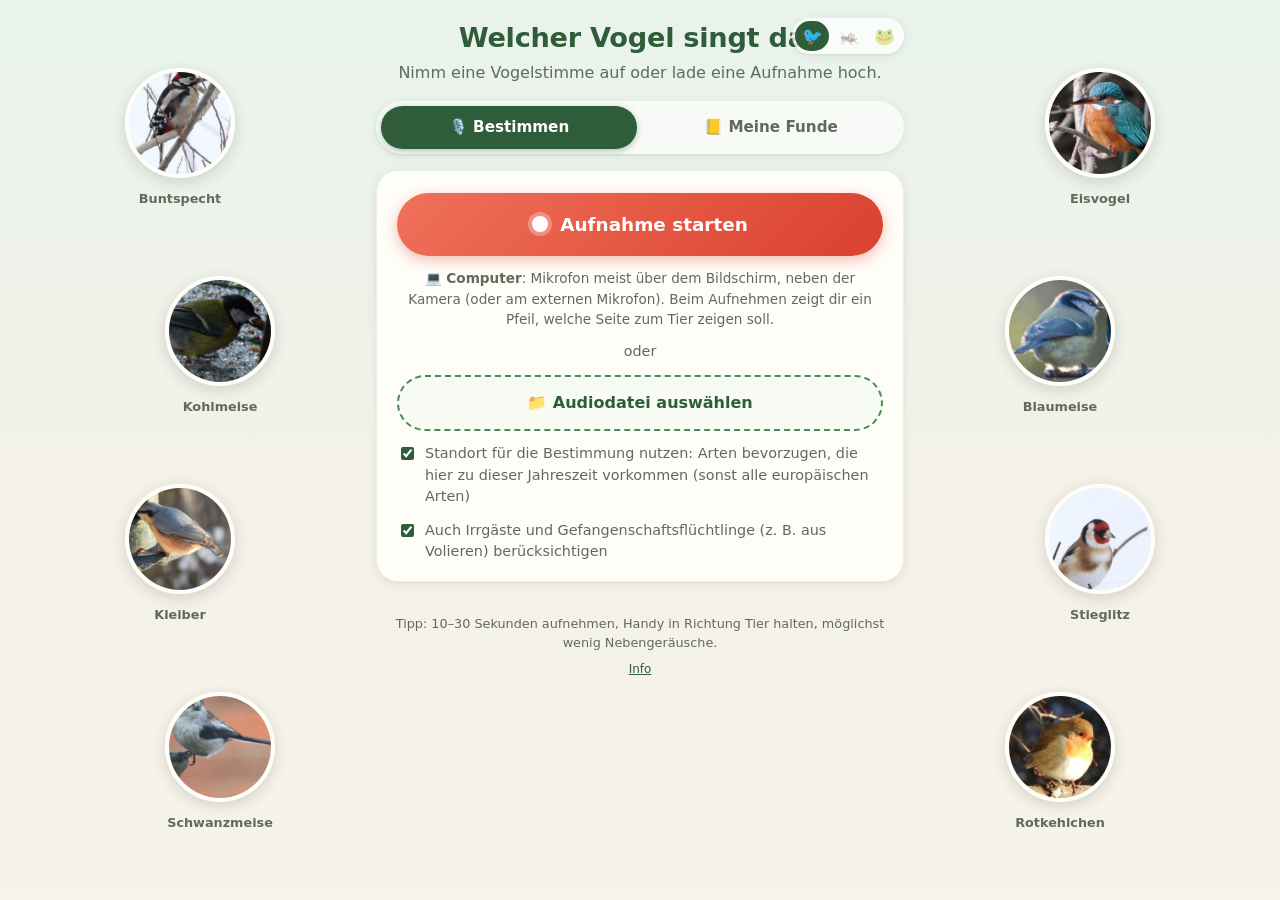
<file: index.html>
<!DOCTYPE html>
<html lang="de">
<head>
<meta charset="utf-8">
<meta name="viewport" content="width=device-width, initial-scale=1, viewport-fit=cover">
<meta name="theme-color" content="#2f5d3a">
<title>Vogelstimmen-Erkennung</title>
<link rel="icon" type="image/svg+xml" href="favicon.svg?v=202611260843">
<link rel="icon" type="image/png" sizes="32x32" href="icons/favicon-32.png?v=202611260843">
<link rel="apple-touch-icon" href="icons/apple-touch-icon.png?v=202611260843">
<link rel="manifest" href="manifest.webmanifest?v=202611260843">
<link rel="stylesheet" href="style.css?v=202611260843">
</head>
<body>
<aside class="rail rail-left only-voegel" aria-hidden="true"><figure><img src="img/voegel/buntspecht.jpg?v=202611260843" alt="Buntspecht" title="Buntspecht" width="56" height="56" loading="lazy"><figcaption>Buntspecht</figcaption></figure><figure><img src="img/voegel/kohlmeise.jpg?v=202611260843" alt="Kohlmeise" title="Kohlmeise" width="56" height="56" loading="lazy"><figcaption>Kohlmeise</figcaption></figure><figure><img src="img/voegel/kleiber.jpg?v=202611260843" alt="Kleiber" title="Kleiber" width="56" height="56" loading="lazy"><figcaption>Kleiber</figcaption></figure><figure><img src="img/voegel/schwanzmeise.jpg?v=202611260843" alt="Schwanzmeise" title="Schwanzmeise" width="56" height="56" loading="lazy"><figcaption>Schwanzmeise</figcaption></figure></aside>
<aside class="rail rail-right only-voegel" aria-hidden="true"><figure><img src="img/voegel/eisvogel.jpg?v=202611260843" alt="Eisvogel" title="Eisvogel" width="56" height="56" loading="lazy"><figcaption>Eisvogel</figcaption></figure><figure><img src="img/voegel/blaumeise.jpg?v=202611260843" alt="Blaumeise" title="Blaumeise" width="56" height="56" loading="lazy"><figcaption>Blaumeise</figcaption></figure><figure><img src="img/voegel/stieglitz.jpg?v=202611260843" alt="Stieglitz" title="Stieglitz" width="56" height="56" loading="lazy"><figcaption>Stieglitz</figcaption></figure><figure><img src="img/voegel/rotkehlchen.jpg?v=202611260843" alt="Rotkehlchen" title="Rotkehlchen" width="56" height="56" loading="lazy"><figcaption>Rotkehlchen</figcaption></figure></aside>
<aside class="rail rail-left only-insekten" aria-hidden="true"><figure><img src="img/insekten/gruenes-heupferd.jpg?v=202611260843" alt="Grünes Heupferd" title="Grünes Heupferd" width="56" height="56" loading="lazy"><figcaption>Grünes Heupferd</figcaption></figure><figure><img src="img/insekten/feldgrille.jpg?v=202611260843" alt="Feldgrille" title="Feldgrille" width="56" height="56" loading="lazy"><figcaption>Feldgrille</figcaption></figure><figure><img src="img/insekten/weinhaehnchen.jpg?v=202611260843" alt="Weinhähnchen" title="Weinhähnchen" width="56" height="56" loading="lazy"><figcaption>Weinhähnchen</figcaption></figure><figure><img src="img/insekten/singzikade.jpg?v=202611260843" alt="Gemeine Singzikade" title="Gemeine Singzikade" width="56" height="56" loading="lazy"><figcaption>Gemeine Singzikade</figcaption></figure></aside>
<aside class="rail rail-right only-insekten" aria-hidden="true"><figure><img src="img/insekten/roesels-beissschrecke.jpg?v=202611260843" alt="Roesels Beißschrecke" title="Roesels Beißschrecke" width="56" height="56" loading="lazy"><figcaption>Roesels Beißschrecke</figcaption></figure><figure><img src="img/insekten/nachtigall-grashuepfer.jpg?v=202611260843" alt="Nachtigall-Grashüpfer" title="Nachtigall-Grashüpfer" width="56" height="56" loading="lazy"><figcaption>Nachtigall-Grashüpfer</figcaption></figure><figure><img src="img/insekten/warzenbeisser.jpg?v=202611260843" alt="Warzenbeißer" title="Warzenbeißer" width="56" height="56" loading="lazy"><figcaption>Warzenbeißer</figcaption></figure><figure><img src="img/insekten/strauchschrecke.jpg?v=202611260843" alt="Gewöhnliche Strauchschrecke" title="Gewöhnliche Strauchschrecke" width="56" height="56" loading="lazy"><figcaption>Gewöhnliche Strauchschrecke</figcaption></figure></aside>
<aside class="rail rail-left only-amphibien" aria-hidden="true"><figure><img src="img/amphibien/laubfrosch.jpg?v=202611260843" alt="Laubfrosch" title="Laubfrosch" width="56" height="56" loading="lazy"><figcaption>Laubfrosch</figcaption></figure><figure><img src="img/amphibien/gelbbauchunke.jpg?v=202611260843" alt="Gelbbauchunke" title="Gelbbauchunke" width="56" height="56" loading="lazy"><figcaption>Gelbbauchunke</figcaption></figure><figure><img src="img/amphibien/kreuzkroete.jpg?v=202611260843" alt="Kreuzkröte" title="Kreuzkröte" width="56" height="56" loading="lazy"><figcaption>Kreuzkröte</figcaption></figure><figure><img src="img/amphibien/seefrosch.jpg?v=202611260843" alt="Seefrosch" title="Seefrosch" width="56" height="56" loading="lazy"><figcaption>Seefrosch</figcaption></figure></aside>
<aside class="rail rail-right only-amphibien" aria-hidden="true"><figure><img src="img/amphibien/erdkroete.jpg?v=202611260843" alt="Erdkröte" title="Erdkröte" width="56" height="56" loading="lazy"><figcaption>Erdkröte</figcaption></figure><figure><img src="img/amphibien/geburtshelferkroete.jpg?v=202611260843" alt="Geburtshelferkröte" title="Geburtshelferkröte" width="56" height="56" loading="lazy"><figcaption>Geburtshelferkröte</figcaption></figure><figure><img src="img/amphibien/wechselkroete.jpg?v=202611260843" alt="Wechselkröte" title="Wechselkröte" width="56" height="56" loading="lazy"><figcaption>Wechselkröte</figcaption></figure><figure><img src="img/amphibien/teichfrosch.jpg?v=202611260843" alt="Teichfrosch" title="Teichfrosch" width="56" height="56" loading="lazy"><figcaption>Teichfrosch</figcaption></figure></aside>
<main>
  <header class="hero">
    <div class="mode-switch" role="group" aria-label="Was soll erkannt werden?">
      <button id="modeVoegel" class="mode-btn" title="Vögel erkennen">🐦</button>
      <button id="modeInsekten" class="mode-btn" title="Heuschrecken, Grillen und Zikaden erkennen">🦗</button>
      <button id="modeAmphibien" class="mode-btn" title="Frösche, Kröten und Unken erkennen">🐸</button>
    </div>
    <div class="bird-row only-voegel" aria-hidden="true"><img src="img/voegel/rotkehlchen.jpg?v=202611260843" alt="Rotkehlchen" title="Rotkehlchen" width="56" height="56" loading="lazy"><img src="img/voegel/blaumeise.jpg?v=202611260843" alt="Blaumeise" title="Blaumeise" width="56" height="56" loading="lazy"><img src="img/voegel/eisvogel.jpg?v=202611260843" alt="Eisvogel" title="Eisvogel" width="56" height="56" loading="lazy"><img src="img/voegel/stieglitz.jpg?v=202611260843" alt="Stieglitz" title="Stieglitz" width="56" height="56" loading="lazy"><img src="img/voegel/buntspecht.jpg?v=202611260843" alt="Buntspecht" title="Buntspecht" width="56" height="56" loading="lazy"><img src="img/voegel/kohlmeise.jpg?v=202611260843" alt="Kohlmeise" title="Kohlmeise" width="56" height="56" loading="lazy"><img src="img/voegel/schwanzmeise.jpg?v=202611260843" alt="Schwanzmeise" title="Schwanzmeise" width="56" height="56" loading="lazy"><img src="img/voegel/kleiber.jpg?v=202611260843" alt="Kleiber" title="Kleiber" width="56" height="56" loading="lazy"></div>
    <div class="bird-row only-insekten" aria-hidden="true"><img src="img/insekten/gruenes-heupferd.jpg?v=202611260843" alt="Grünes Heupferd" title="Grünes Heupferd" width="56" height="56" loading="lazy"><img src="img/insekten/feldgrille.jpg?v=202611260843" alt="Feldgrille" title="Feldgrille" width="56" height="56" loading="lazy"><img src="img/insekten/weinhaehnchen.jpg?v=202611260843" alt="Weinhähnchen" title="Weinhähnchen" width="56" height="56" loading="lazy"><img src="img/insekten/singzikade.jpg?v=202611260843" alt="Gemeine Singzikade" title="Gemeine Singzikade" width="56" height="56" loading="lazy"><img src="img/insekten/roesels-beissschrecke.jpg?v=202611260843" alt="Roesels Beißschrecke" title="Roesels Beißschrecke" width="56" height="56" loading="lazy"><img src="img/insekten/nachtigall-grashuepfer.jpg?v=202611260843" alt="Nachtigall-Grashüpfer" title="Nachtigall-Grashüpfer" width="56" height="56" loading="lazy"><img src="img/insekten/warzenbeisser.jpg?v=202611260843" alt="Warzenbeißer" title="Warzenbeißer" width="56" height="56" loading="lazy"><img src="img/insekten/strauchschrecke.jpg?v=202611260843" alt="Gewöhnliche Strauchschrecke" title="Gewöhnliche Strauchschrecke" width="56" height="56" loading="lazy"></div>
    <div class="bird-row only-amphibien" aria-hidden="true"><img src="img/amphibien/laubfrosch.jpg?v=202611260843" alt="Laubfrosch" title="Laubfrosch" width="56" height="56" loading="lazy"><img src="img/amphibien/gelbbauchunke.jpg?v=202611260843" alt="Gelbbauchunke" title="Gelbbauchunke" width="56" height="56" loading="lazy"><img src="img/amphibien/kreuzkroete.jpg?v=202611260843" alt="Kreuzkröte" title="Kreuzkröte" width="56" height="56" loading="lazy"><img src="img/amphibien/seefrosch.jpg?v=202611260843" alt="Seefrosch" title="Seefrosch" width="56" height="56" loading="lazy"><img src="img/amphibien/erdkroete.jpg?v=202611260843" alt="Erdkröte" title="Erdkröte" width="56" height="56" loading="lazy"><img src="img/amphibien/geburtshelferkroete.jpg?v=202611260843" alt="Geburtshelferkröte" title="Geburtshelferkröte" width="56" height="56" loading="lazy"><img src="img/amphibien/wechselkroete.jpg?v=202611260843" alt="Wechselkröte" title="Wechselkröte" width="56" height="56" loading="lazy"><img src="img/amphibien/teichfrosch.jpg?v=202611260843" alt="Teichfrosch" title="Teichfrosch" width="56" height="56" loading="lazy"></div>
    <h1><span class="only-voegel">Welcher Vogel singt da?</span><span class="only-insekten">Wer zirpt da?</span><span class="only-amphibien">Wer quakt da?</span></h1>
    <p class="sub"><span class="only-voegel">Nimm eine Vogelstimme auf oder lade eine Aufnahme hoch.</span><span class="only-insekten">Heuschrecken, Grillen und Zikaden am Gesang erkennen.</span><span class="only-amphibien">Frösche, Kröten und Unken am Ruf erkennen.</span></p>
  </header>

  <button id="unflipBtn" class="unflip">🔄 Normal anzeigen</button>
  <nav class="tabs">
    <button id="tabIdentify" class="tab active">🎙️ Bestimmen</button>
    <button id="tabHistory" class="tab">📒 Meine Funde <span id="historyCount"></span></button>
  </nav>

  <div id="viewIdentify">
  <section class="card">
    <button id="recBtn" class="rec" aria-label="Aufnahme starten">
      <span class="dot"></span><span id="recLabel">Aufnahme starten</span>
    </button>
    <p id="deviceHint" class="device-hint"></p>

    <div class="or">oder</div>

    <label class="upload">
      <input id="fileInput" type="file" accept="audio/*,.wav,.mp3,.m4a,.ogg,.flac,.webm,.aac">
      📁 Audiodatei auswählen
    </label>

    <label class="check">
      <input id="geoCheck" type="checkbox" checked>
      Standort für die Bestimmung nutzen: Arten bevorzugen, die hier zu dieser Jahreszeit vorkommen (sonst alle europäischen Arten)
    </label>
    <label class="check">
      <input id="exoticsCheck" type="checkbox" checked>
      <span class="only-voegel">Auch Irrgäste und Gefangenschaftsflüchtlinge (z.&nbsp;B. aus Volieren) berücksichtigen</span><span class="only-insekten">Auch nicht heimische Arten und entkommene Futterinsekten berücksichtigen</span><span class="only-amphibien">Auch eingeschleppte und ausgesetzte Arten (z.&nbsp;B. Ochsenfrosch) berücksichtigen</span>
    </label>
  </section>

  <section id="playerCard" class="card" hidden>
    <div class="row">
      <audio id="player" controls></audio>
    </div>
    <button id="analyzeBtn" class="primary">Art bestimmen</button>
  </section>

  <section id="status" class="status" hidden></section>

  <section id="results" hidden>
    <h2>Ergebnis</h2>
    <p id="filterInfo" class="hint"></p>
    <ol id="resultList" class="results"></ol>
    <p id="noiseInfo" class="hint"></p>
    <p id="savedInfo" class="saved" hidden>💾 Im Verlauf unter „Meine Funde“ gespeichert.
      <button id="openSaved" class="link">Fund öffnen</button> ·
      <button id="removeSaved" class="link danger-link">Wieder entfernen</button></p>
    <p id="removedInfo" class="hint" hidden>🗑️ Aufnahme wurde entfernt und ist nicht mehr unter „Meine Funde“.</p>
  </section>
  </div>

  <div id="viewHistory" hidden>
    <div class="history-tools">
      <div class="group-filter" role="group" aria-label="Funde anzeigen">
        <button data-group="alle" class="gf-btn">Alle</button>
        <button data-group="voegel" class="gf-btn">🐦 Vögel</button>
        <button data-group="insekten" class="gf-btn">🦗 Insekten</button>
        <button data-group="amphibien" class="gf-btn">🐸 Amphibien</button>
      </div>
      <label class="check"><input id="onlyConfirmed" type="checkbox"> nur Funde mit bestätigter Sichtung</label>
      <div class="tool-buttons">
        <button id="exportBtn" class="secondary">📄 Als PDF speichern</button>
        <button id="deleteAllBtn" class="secondary danger-outline">🗑️ Alle löschen</button>
      </div>
    </div>
    <ul id="historyList" class="history"></ul>
    <p class="hint">Deine Funde werden nur auf diesem Gerät im Browser gespeichert. Den Ortsnamen
      ermittelt die App über OpenStreetMap.</p>
  </div>

  <div id="viewDetail" hidden>
    <button id="backBtn" class="link">← Zurück zu „Meine Funde“</button>
    <section class="card detail">
      <div class="detail-head">
        <div id="detailDate" class="detail-date"></div>
        <div id="detailPlace" class="detail-place"></div>
      </div>
      <audio id="detailPlayer" controls></audio>
      <label class="note">Notiz
        <textarea id="detailNote" rows="2" placeholder="z. B. Verhalten, Wetter, Anzahl …"></textarea>
      </label>
    </section>
    <h2>Erkannte Arten</h2>
    <p class="hint">Tippe auf „Gesehen“, wenn du den Vogel auch gesehen hast.</p>
    <ol id="detailResults" class="results"></ol>
    <p id="detailNoise" class="hint"></p>
    <button id="deleteBtn" class="danger">🗑️ Fund löschen</button>
  </div>

  <footer>
    Tipp: 10–30 Sekunden aufnehmen, Handy in Richtung Tier halten, möglichst wenig Nebengeräusche.
    <div class="info-link"><a href="https://github.com/soerenmaterna-svg/vogelstimmen#readme" target="_blank" rel="noopener">Info</a></div>
  </footer>
</main>

<!-- Vollbild während der Aufnahme: Pfeil zum Mikrofon -->
<!-- Vollbild während der Aufnahme: Pfeil zeigt zum Mikrofon; der Inhalt dreht sich
     um 180°, wenn das Handy auf dem Kopf gehalten wird (nie ins Querformat). -->
<div id="recOverlay" class="rec-overlay side-bottom" hidden>
  <div id="roArrow" class="ro-arrow" aria-hidden="true">
    <div class="ro-mic-label">🎤</div>
    <svg viewBox="0 0 100 120" class="arrow-svg"><path d="M50 118 L10 70 H34 V4 H66 V70 H90 Z"/></svg>
  </div>
  <div id="roInner" class="ro-inner">
    <div class="ro-half">
      <div class="ro-device"></div>
      <div class="ro-status"></div>
      <div class="ro-timer timer">0:00</div>
      <div class="ro-result"></div>
      <canvas id="level" width="600" height="80"></canvas>
      <button class="ro-btn rec recording"><span class="dot"></span><span class="ro-btn-label">Aufnahme beenden</span></button>
      <button id="flipBtn" class="flip">🔄 Drehen</button>
    </div>
  </div>
</div>

<script src="vendor/tf.min.js?v=202611260843"></script>
<script src="vendor/tf-backend-wasm.min.js?v=202611260843"></script>
<script src="vendor/ort/ort.wasm.min.js?v=202611260843"></script>
<script src="birdnet.js?v=202611260843"></script>
<script src="v3net.js?v=202611260843"></script>
<script src="history.js?v=202611260843"></script>
<script src="mic.js?v=202611260843"></script>
<script src="app.js?v=202611260843"></script>
</body>
</html>
</file>
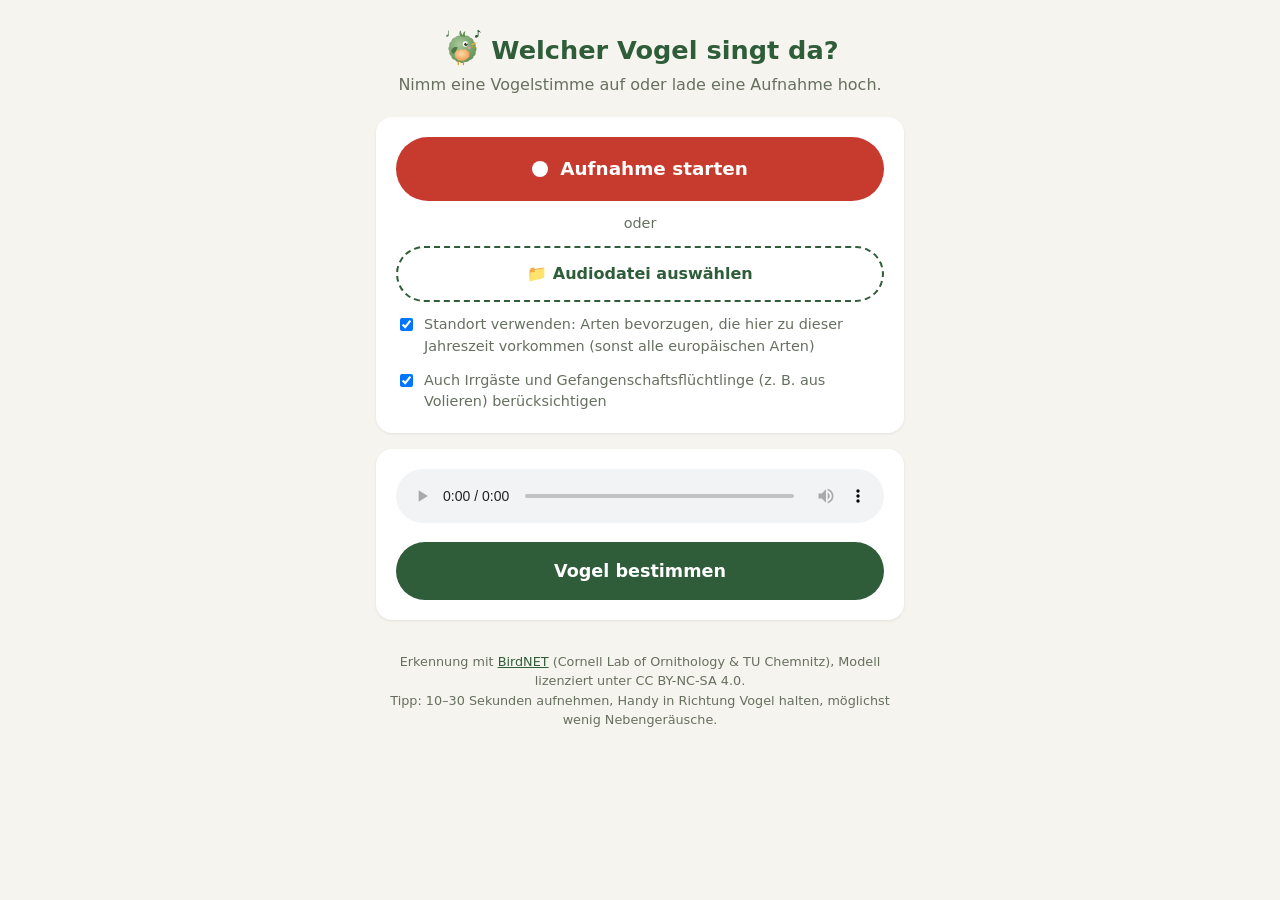
<file: static/index.html>
<!DOCTYPE html>
<html lang="de">
<head>
<meta charset="utf-8">
<meta name="viewport" content="width=device-width, initial-scale=1, viewport-fit=cover">
<meta name="theme-color" content="#2f5d3a">
<title>Vogelstimmen-Erkennung</title>
<link rel="icon" type="image/svg+xml" href="/static/favicon.svg">
<link rel="icon" type="image/png" sizes="32x32" href="/static/favicon-32.png">
<link rel="apple-touch-icon" href="/static/apple-touch-icon.png">
<link rel="manifest" href="/static/manifest.webmanifest">
<link rel="stylesheet" href="/static/style.css">
</head>
<body>
<main>
  <header>
    <h1><img src="/static/favicon.svg" alt="" class="logo"> Welcher Vogel singt da?</h1>
    <p class="sub">Nimm eine Vogelstimme auf oder lade eine Aufnahme hoch.</p>
  </header>

  <section class="card">
    <button id="recBtn" class="rec" aria-label="Aufnahme starten">
      <span class="dot"></span><span id="recLabel">Aufnahme starten</span>
    </button>
    <canvas id="level" width="600" height="60" hidden></canvas>
    <div id="timer" class="timer" hidden>0:00</div>

    <div class="or">oder</div>

    <label class="upload">
      <input id="fileInput" type="file" accept="audio/*,.wav,.mp3,.m4a,.ogg,.flac,.webm,.aac">
      📁 Audiodatei auswählen
    </label>

    <label class="check">
      <input id="geoCheck" type="checkbox" checked>
      Standort verwenden: Arten bevorzugen, die hier zu dieser Jahreszeit vorkommen (sonst alle europäischen Arten)
    </label>
    <label class="check">
      <input id="exoticsCheck" type="checkbox" checked>
      Auch Irrgäste und Gefangenschaftsflüchtlinge (z.&nbsp;B. aus Volieren) berücksichtigen
    </label>
  </section>

  <section id="playerCard" class="card" hidden>
    <div class="row">
      <audio id="player" controls></audio>
    </div>
    <button id="analyzeBtn" class="primary">Vogel bestimmen</button>
  </section>

  <section id="status" class="status" hidden></section>

  <section id="results" hidden>
    <h2>Ergebnis</h2>
    <p id="filterInfo" class="hint"></p>
    <ol id="resultList" class="results"></ol>
    <p id="noiseInfo" class="hint"></p>
  </section>

  <footer>
    Erkennung mit <a href="https://birdnet.cornell.edu/" target="_blank" rel="noopener">BirdNET</a>
    (Cornell Lab of Ornithology &amp; TU Chemnitz), Modell lizenziert unter CC BY-NC-SA 4.0.<br>
    Tipp: 10–30 Sekunden aufnehmen, Handy in Richtung Vogel halten, möglichst wenig Nebengeräusche.
  </footer>
</main>
<script src="/static/app.js"></script>
</body>
</html>
</file>
<file: style.css>
[hidden] { display: none !important; }
:root {
  --green: #2f5d3a;
  --green-mid: #4b8a52;
  --green-light: #e5f2e1;
  --red: #e0533f;
  --text: #1f2a22;
  --muted: #5f6b5a;
  --card: #fffdf8;
  --shadow: 0 2px 10px rgba(47, 93, 58, .10), 0 1px 2px rgba(0, 0, 0, .05);
}
* { box-sizing: border-box; }
html { background: #f4f1e8; }
body {
  margin: 0; color: var(--text); min-height: 100vh;
  font: 16px/1.5 system-ui, -apple-system, "Segoe UI", Roboto, sans-serif;
  background: linear-gradient(180deg, #e8f3ec 0%, #f4f1e8 55%, #f6f3ea 100%) fixed;
}
body.no-scroll { overflow: hidden; }
main { position: relative; z-index: 1; max-width: 560px; margin: 0 auto; padding: 8px 16px 40px; }
h1 { font-size: 1.7rem; margin: 0 0 2px; color: var(--green); letter-spacing: -.01em; }
h2 { font-size: 1.25rem; margin: 24px 0 8px; color: var(--green); }
.sub { margin: 0; color: var(--muted); }
button { font: inherit; cursor: pointer; border: 0; }

/* ---------- Kopfbereich mit Vogelporträts ---------- */
.hero { text-align: center; margin: 10px 0 16px; }
.bird-row { display: flex; justify-content: center; margin: 6px 0 14px; padding-left: 10px; }
.bird-row img {
  width: 52px; height: 52px; border-radius: 50%; object-fit: cover; margin-left: -10px;
  border: 3px solid #fffdf8; box-shadow: 0 2px 6px rgba(31, 42, 34, .18);
}
@media (min-width: 420px) { .bird-row img { width: 60px; height: 60px; } }

/* Vögel am Rand (nur auf breiten Bildschirmen, ruhig und ohne Bewegung) */
.rail { display: none; }
@media (min-width: 1000px) {
  .rail {
    position: fixed; top: 0; bottom: 0; width: calc((100vw - 560px) / 2); z-index: 0;
    display: flex; flex-direction: column; justify-content: space-evenly; align-items: center;
    pointer-events: none;
  }
  .rail-left { left: 0; } .rail-right { right: 0; }
  .bird-row { display: none; }
  .rail figure { margin: 0; text-align: center; }
  .rail-left figure:nth-child(even) { translate: 40px 0; }
  .rail-right figure:nth-child(even) { translate: -40px 0; }
  .rail img {
    width: 110px; height: 110px; border-radius: 50%; object-fit: cover;
    border: 4px solid #fffdf8; box-shadow: 0 4px 14px rgba(31, 42, 34, .16);
  }
  .rail figcaption { font-size: .8rem; color: var(--muted); margin-top: 4px; font-weight: 600; }
}

/* ---------- Tabs ---------- */
.tabs {
  display: flex; gap: 6px; padding: 5px; border-radius: 999px; margin-bottom: 16px;
  background: rgba(255, 255, 255, .6); backdrop-filter: blur(6px); box-shadow: var(--shadow);
}
.tab { flex: 1; padding: 10px 8px; border-radius: 999px; background: transparent; font-weight: 600; color: var(--muted); font-size: .95rem; }
.tab.active { background: var(--green); color: #fff; box-shadow: 0 2px 6px rgba(47, 93, 58, .35); }

/* ---------- Karten & Knöpfe ---------- */
.card {
  position: relative; background: var(--card); border-radius: 22px; padding: 22px 20px 18px;
  box-shadow: var(--shadow); margin-bottom: 16px; border: 1px solid rgba(47, 93, 58, .08);
  display: flex; flex-direction: column; align-items: center; gap: 12px;
}
.rec {
  display: flex; align-items: center; gap: 12px; justify-content: center;
  width: 100%; padding: 18px; border-radius: 999px; color: #fff; font-size: 1.15rem; font-weight: 700;
  background: linear-gradient(135deg, #f0715a, #d9412f); box-shadow: 0 4px 14px rgba(217, 65, 47, .35);
}
.rec .dot { width: 16px; height: 16px; border-radius: 50%; background: #fff; box-shadow: 0 0 0 4px rgba(255,255,255,.3); }
.rec.recording { background: linear-gradient(135deg, #3b3f45, #23262a); box-shadow: 0 4px 14px rgba(0,0,0,.3); }
.rec.recording .dot { border-radius: 3px; background: var(--red); box-shadow: none; animation: pulse 1s infinite; }
@keyframes pulse { 50% { opacity: .3; } }
.device-hint { margin: 0; font-size: .85rem; color: var(--muted); text-align: center; }
.or { color: var(--muted); font-size: .9rem; }
.upload {
  width: 100%; text-align: center; padding: 14px; border-radius: 999px; cursor: pointer;
  border: 2px dashed var(--green-mid); color: var(--green); font-weight: 600; background: #f7fbf4;
}
.upload input { display: none; }
.check { display: flex; gap: 8px; align-items: flex-start; font-size: .9rem; color: var(--muted); align-self: stretch; }
.check input { margin-top: 4px; accent-color: var(--green); }
.row { width: 100%; }
audio { width: 100%; }
.primary {
  width: 100%; padding: 16px; border-radius: 999px; color: #fff; font-size: 1.1rem; font-weight: 700;
  background: linear-gradient(135deg, #4b8a52, #2f5d3a); box-shadow: 0 4px 14px rgba(47, 93, 58, .3);
}
.primary:disabled { opacity: .5; cursor: default; }
.secondary { padding: 10px 14px; border-radius: 999px; background: var(--card); color: var(--green); border: 2px solid var(--green); font-weight: 600; }
.danger { width: 100%; margin-top: 20px; padding: 12px; border-radius: 999px; background: #fff; color: var(--red); border: 2px solid var(--red); font-weight: 600; }
.link { background: none; color: var(--green); font-weight: 600; text-decoration: underline; padding: 0; }

.status { text-align: center; padding: 12px; color: var(--muted); }
.status.error { color: var(--red); font-weight: 600; }
.spinner {
  display: inline-block; width: 18px; height: 18px; vertical-align: -3px; margin-right: 8px;
  border: 3px solid var(--green-light); border-top-color: var(--green); border-radius: 50%;
  animation: spin .8s linear infinite;
}
@keyframes spin { to { transform: rotate(360deg); } }

/* ---------- Ergebnisse ---------- */
.results { list-style: none; padding: 0; margin: 0; display: flex; flex-direction: column; gap: 12px; }
.result {
  background: var(--card); border-radius: 18px; padding: 12px; box-shadow: var(--shadow);
  display: flex; flex-direction: column; gap: 10px; border: 1px solid rgba(47, 93, 58, .08);
}
.result-main { display: flex; gap: 12px; align-items: center; }
.result.top { outline: 3px solid var(--green-mid); }
.result.confirmed { background: #f0f8ec; }
.result img, .result .ph {
  width: 66px; height: 66px; border-radius: 14px; object-fit: cover; flex: none;
  background: var(--green-light); display: grid; place-items: center; font-size: 1.6rem;
}
.result .info { flex: 1; min-width: 0; }
.result .name { font-weight: 700; font-size: 1.05rem; }
.result .name a { color: inherit; text-decoration: none; }
.result .sci { font-style: italic; color: var(--muted); font-size: .85rem; }
.bar { height: 9px; border-radius: 5px; background: #ece9df; margin-top: 6px; overflow: hidden; }
.bar > div { height: 100%; border-radius: 5px; }
.pct { font-weight: 800; font-size: 1.2rem; min-width: 58px; text-align: right; font-variant-numeric: tabular-nums; }
.meta { font-size: .8rem; color: var(--muted); margin-top: 4px; }
.hint { color: var(--muted); font-size: .9rem; }
.badge { display: inline-block; margin-top: 4px; padding: 1px 8px; border-radius: 999px; font-size: .75rem; font-weight: 600; background: #fff3d6; color: #8a5a00; }
.badge.vagrant { background: #fde4e1; color: #9b2c20; }
.badge.escape { background: #e8e4fb; color: #4b3a9b; }
.seen { width: 100%; padding: 10px; border-radius: 999px; font-weight: 600; background: var(--green-light); color: var(--green); }
.seen.on { background: var(--green); color: #fff; }
.saved { background: var(--green-light); border-radius: 14px; padding: 10px 12px; font-size: .9rem; }

/* ---------- Verlauf ---------- */
.history-tools { display: flex; flex-direction: column; gap: 10px; margin-bottom: 12px; }
.history { list-style: none; padding: 0; margin: 0; display: flex; flex-direction: column; gap: 10px; }
.history-item {
  background: var(--card); border-radius: 16px; padding: 10px 12px; cursor: pointer; box-shadow: var(--shadow);
  display: flex; gap: 12px; align-items: center; border: 1px solid rgba(47, 93, 58, .08);
}
.history-item img, .history-item .ph {
  width: 54px; height: 54px; border-radius: 12px; object-fit: cover; flex: none;
  background: var(--green-light); display: grid; place-items: center; font-size: 1.4rem;
}
.history-item .info { flex: 1; min-width: 0; }
.h-species { font-weight: 700; }
.h-meta { font-size: .82rem; color: var(--muted); }
.h-arrow { font-size: 1.6rem; color: var(--muted); }
.history .empty { text-align: center; padding: 24px 8px; }

/* ---------- Detailansicht ---------- */
#backBtn { margin-bottom: 12px; }
.detail { align-items: stretch; }
.detail-date { font-weight: 700; }
.detail-place { color: var(--muted); margin-top: 2px; }
.coords { font-size: .82rem; margin-top: 2px; }
.coords a { color: var(--green); }
.note { display: flex; flex-direction: column; gap: 4px; font-size: .9rem; color: var(--muted); }
.note textarea { font: inherit; color: var(--text); padding: 8px 10px; border-radius: 12px; border: 1px solid #d8d3c4; resize: vertical; background: #fff; }

footer { margin-top: 32px; font-size: .8rem; color: var(--muted); text-align: center; }
footer a { color: var(--green); }
.info-link { margin-top: 8px; font-size: .75rem; }

/* ---------- Vollbild während der Aufnahme ---------- */
.rec-overlay {
  position: fixed; inset: 0; z-index: 50; color: #fff; overflow: hidden;
  background: radial-gradient(circle at 50% 50%, #3f7d4a 0%, #234a2c 70%, #1a3821 100%);
}
/* Inhaltsbereich lässt an der Mikrofon-Seite Platz für den Pfeil */
.ro-inner {
  position: absolute; inset: 0; display: flex; flex-direction: column; align-items: center;
  justify-content: center; gap: 8px;
  padding: max(12px, env(safe-area-inset-top)) 16px max(12px, env(safe-area-inset-bottom));
}
.side-bottom .ro-inner { bottom: 118px; }
.side-top .ro-inner { top: 118px; }
.side-left .ro-inner { left: 96px; }
.side-right .ro-inner { right: 96px; }

.ro-inner { transition: transform .35s ease; }
.ro-inner.flipped { transform: rotate(180deg); }
.ro-half {
  flex: 1 1 0; min-height: 0; width: 100%; max-width: 420px;
  display: flex; flex-direction: column; align-items: center; justify-content: center; gap: 8px;
  text-align: center;
}
.ro-device { font-weight: 800; font-size: 1.05rem; }
.ro-status { opacity: .92; max-width: 320px; font-size: .95rem; }
.ro-timer { font-size: 2.4rem; font-weight: 800; font-variant-numeric: tabular-nums; line-height: 1.1; }
.ro-result { font-size: 1.35rem; font-weight: 800; background: rgba(255,255,255,.14); padding: 8px 16px; border-radius: 14px; }
.ro-btn { max-width: 320px; padding: 14px; font-size: 1.05rem; }
.ro-btn.primary { background: #ffd84d; color: #1f2a22; box-shadow: 0 4px 14px rgba(0,0,0,.3); }
.rec-overlay canvas { width: 100%; max-width: 460px; height: 70px; flex: none; }
.flip { background: rgba(255,255,255,.15); color: #fff; padding: 10px 18px; border-radius: 999px; font-weight: 600; }
.rec-overlay.done canvas { visibility: hidden; }

/* Pfeil sitzt an der Bildschirmseite, an der das Mikrofon tatsächlich ist */
.ro-arrow { position: absolute; display: flex; align-items: center; gap: 2px; z-index: 1; }
.arrow-svg { width: 76px; height: 90px; fill: #ffd84d; filter: drop-shadow(0 4px 10px rgba(0,0,0,.35)); flex: none; }
.ro-mic-label { font-size: 1.4rem; }
.side-bottom .ro-arrow { bottom: max(8px, env(safe-area-inset-bottom)); left: 50%; translate: -50% 0; flex-direction: column; }
.side-top .ro-arrow { top: max(8px, env(safe-area-inset-top)); left: 50%; translate: -50% 0; flex-direction: column-reverse; }
.side-top .arrow-svg { rotate: 180deg; }
.side-left .ro-arrow { left: max(6px, env(safe-area-inset-left)); top: 50%; translate: 0 -50%; flex-direction: column; }
.side-left .arrow-svg { rotate: 90deg; }
.side-right .ro-arrow { right: max(6px, env(safe-area-inset-right)); top: 50%; translate: 0 -50%; flex-direction: column; }
.side-right .arrow-svg { rotate: -90deg; }

/* sehr kleine Bildschirme: kompakter */
@media (max-height: 560px) and (max-width: 560px) {
  .ro-status, .ro-device { display: none; }
  .ro-timer { font-size: 1.8rem; }
  .ro-btn { padding: 10px; }
  .rec-overlay canvas { height: 36px; }
  .side-bottom .ro-inner { bottom: 96px; } .side-top .ro-inner { top: 96px; }
  .arrow-svg { width: 56px; height: 66px; }
}

@media (prefers-reduced-motion: reduce) {
  *, *::before, *::after { animation: none !important; transition: none !important; }
}

/* Ergebnisseite gedreht (nach einer Aufnahme mit gedrehter Anzeige) */
.unflip { display: none; }
body.page-flipped main {
  position: fixed; inset: 0; max-width: none; overflow-y: auto; z-index: 20;
  transform: rotate(180deg); background: #f4f1e8; padding: 12px 16px 40px;
}
body.page-flipped .unflip {
  display: block; width: 100%; margin-bottom: 12px; padding: 12px; border-radius: 999px;
  background: var(--green); color: #fff; font-weight: 700;
  position: sticky; top: 0; z-index: 2; box-shadow: 0 4px 12px rgba(0,0,0,.2);
}
body.page-flipped .bird-row { display: none; }

/* Löschen */
.tool-buttons { display: flex; gap: 8px; }
.tool-buttons button { flex: 1 1 0; min-width: 0; padding: 10px 8px; font-size: .92rem; }
.danger-outline { color: var(--red); border-color: var(--red); }
.danger-link { color: var(--red); }
.history-item .del {
  flex: none; width: 40px; height: 40px; border-radius: 50%; background: #fff3f1;
  color: var(--red); font-size: 1.05rem; display: grid; place-items: center;
}

/* ---------- Umschalter Vögel / Heuschrecken (klein, oben rechts) ---------- */
.hero { position: relative; }
.mode-switch {
  position: absolute; top: 0; right: 0; z-index: 3; display: flex; gap: 2px; padding: 3px;
  border-radius: 999px; background: rgba(255,255,255,.75); box-shadow: var(--shadow);
}
.mode-btn { width: 34px; height: 30px; border-radius: 999px; background: transparent; font-size: 1.05rem; line-height: 1; opacity: .45; }
.mode-btn.active { background: var(--green); opacity: 1; }
body:not(.mode-voegel) .only-voegel,
body:not(.mode-insekten) .only-insekten,
body:not(.mode-amphibien) .only-amphibien { display: none !important; }
@media (max-width: 999px) { .hero { padding-top: 40px; } }

/* Verlauf: jede Art in einer eigenen Zeile, Haken direkt hinter dem Namen */
.h-species { display: grid; grid-template-columns: max-content auto; column-gap: 8px; row-gap: 2px; align-items: center; }
.h-line { display: contents; line-height: 1.3; }
.h-line > span:first-child { overflow-wrap: anywhere; }
.h-line .tick { justify-self: start; }

/* Meine Funde: nach Gruppen trennen */
.group-filter { display: grid; grid-template-columns: 1fr 1fr; gap: 4px; padding: 4px; border-radius: 18px; background: rgba(255,255,255,.7); box-shadow: var(--shadow); }
@media (min-width: 520px) { .group-filter { grid-template-columns: repeat(4, auto); border-radius: 999px; } }
.gf-btn { flex: 1 1 auto; padding: 8px 6px; border-radius: 999px; background: transparent; font-weight: 600; color: var(--muted); font-size: .85rem; white-space: nowrap; }
.gf-btn.active { background: var(--green); color: #fff; }
.gf-btn .n { opacity: .75; font-weight: 500; }
</file>
<file: static/style.css>
:root {
  --green: #2f5d3a;
  --green-light: #e7f0e4;
  --red: #c73a2e;
  --bg: #f6f4ee;
  --text: #1f2a22;
  --muted: #66705f;
  --card: #fff;
}
* { box-sizing: border-box; }
body {
  margin: 0; background: var(--bg); color: var(--text);
  font: 16px/1.5 system-ui, -apple-system, "Segoe UI", Roboto, sans-serif;
}
main { max-width: 560px; margin: 0 auto; padding: 16px 16px 40px; }
header { text-align: center; margin: 12px 0 20px; }
h1 { font-size: 1.6rem; margin: 0 0 4px; color: var(--green); }
h2 { font-size: 1.2rem; margin: 24px 0 8px; }
.sub { margin: 0; color: var(--muted); }

.card {
  background: var(--card); border-radius: 16px; padding: 20px;
  box-shadow: 0 1px 3px rgba(0,0,0,.08); margin-bottom: 16px;
  display: flex; flex-direction: column; align-items: center; gap: 12px;
}
button { font: inherit; cursor: pointer; border: 0; }
.rec {
  display: flex; align-items: center; gap: 12px; justify-content: center;
  width: 100%; padding: 18px; border-radius: 999px;
  background: var(--red); color: #fff; font-size: 1.15rem; font-weight: 600;
}
.rec .dot { width: 16px; height: 16px; border-radius: 50%; background: #fff; }
.rec.recording { background: #333; }
.rec.recording .dot { border-radius: 3px; background: var(--red); animation: pulse 1s infinite; }
@keyframes pulse { 50% { opacity: .3; } }
canvas { width: 100%; height: 60px; }
.timer { font-variant-numeric: tabular-nums; font-size: 1.3rem; font-weight: 600; }
.or { color: var(--muted); font-size: .9rem; }
.upload {
  width: 100%; text-align: center; padding: 14px; border-radius: 999px;
  border: 2px dashed var(--green); color: var(--green); font-weight: 600; cursor: pointer;
}
.upload input { display: none; }
.check { display: flex; gap: 8px; align-items: flex-start; font-size: .9rem; color: var(--muted); align-self: stretch; }
.check input { margin-top: 4px; }
.row { width: 100%; }
audio { width: 100%; }
.primary {
  width: 100%; padding: 16px; border-radius: 999px; background: var(--green);
  color: #fff; font-size: 1.1rem; font-weight: 600;
}
.primary:disabled { opacity: .5; cursor: default; }

.status { text-align: center; padding: 12px; color: var(--muted); }
.status.error { color: var(--red); font-weight: 600; }
.spinner {
  display: inline-block; width: 18px; height: 18px; vertical-align: -3px; margin-right: 8px;
  border: 3px solid var(--green-light); border-top-color: var(--green); border-radius: 50%;
  animation: spin 0.8s linear infinite;
}
@keyframes spin { to { transform: rotate(360deg); } }

.results { list-style: none; padding: 0; margin: 0; display: flex; flex-direction: column; gap: 10px; }
.result {
  background: var(--card); border-radius: 14px; padding: 12px;
  box-shadow: 0 1px 3px rgba(0,0,0,.08); display: flex; gap: 12px; align-items: center;
}
.result.top { outline: 3px solid var(--green); }
.result img, .result .ph {
  width: 64px; height: 64px; border-radius: 10px; object-fit: cover; flex: none;
  background: var(--green-light); display: grid; place-items: center; font-size: 1.6rem;
}
.result .info { flex: 1; min-width: 0; }
.result .name { font-weight: 700; font-size: 1.05rem; }
.result .name a { color: inherit; text-decoration: none; }
.result .sci { font-style: italic; color: var(--muted); font-size: .85rem; }
.bar { height: 8px; border-radius: 4px; background: #eee; margin-top: 6px; overflow: hidden; }
.bar > div { height: 100%; border-radius: 4px; }
.pct { font-weight: 700; font-size: 1.15rem; min-width: 58px; text-align: right; font-variant-numeric: tabular-nums; }
.meta { font-size: .8rem; color: var(--muted); margin-top: 4px; }
.hint { color: var(--muted); font-size: .9rem; }
footer { margin-top: 32px; font-size: .8rem; color: var(--muted); text-align: center; }
footer a { color: var(--green); }
.logo { width: 1.6em; height: 1.6em; vertical-align: -0.4em; }
.badge {
  display: inline-block; margin-top: 4px; padding: 1px 8px; border-radius: 999px;
  font-size: .75rem; font-weight: 600; background: #fff3d6; color: #8a5a00;
}
.badge.vagrant { background: #fde4e1; color: #9b2c20; }
.badge.escape { background: #e8e4fb; color: #4b3a9b; }
</file>
